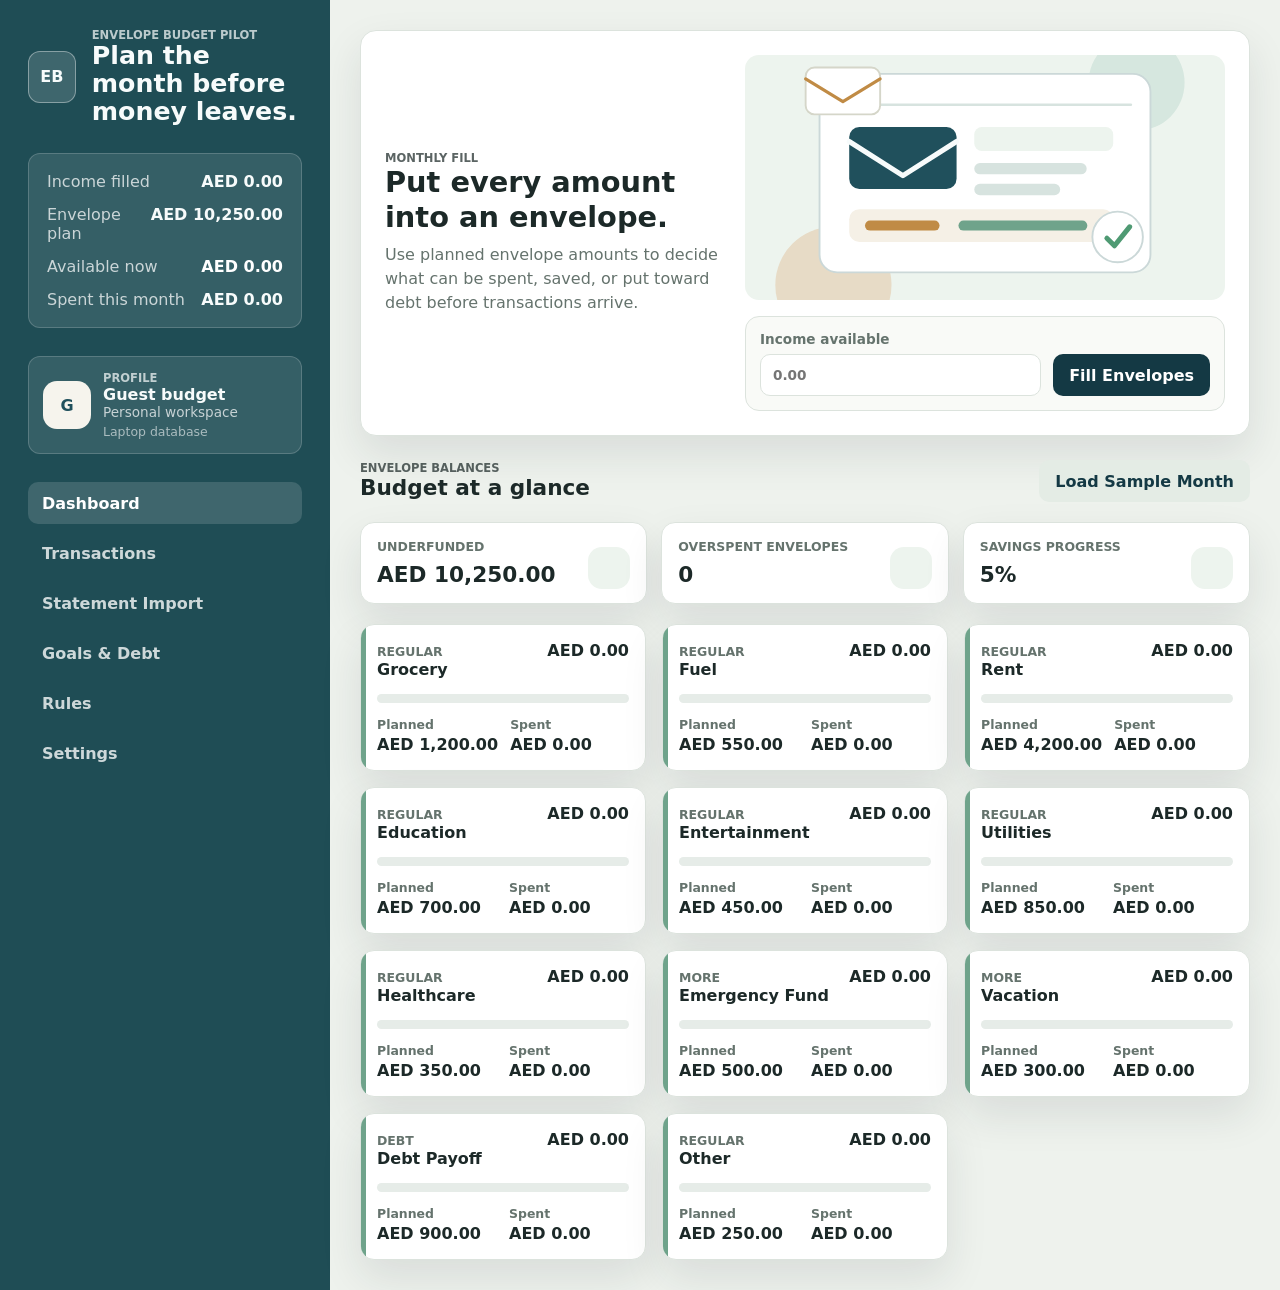
<file: index.html>
<!doctype html>
<html lang="en">
  <head>
    <meta charset="UTF-8" />
    <meta name="viewport" content="width=device-width, initial-scale=1.0" />
    <meta name="theme-color" content="#20505c" />
    <title>Envelope Budget Pilot</title>
    <link rel="manifest" href="manifest.webmanifest" />
    <link rel="stylesheet" href="styles.css?v=admin-db-1" />
  </head>
  <body>
    <div class="app-shell">
      <aside class="sidebar" aria-label="Budget navigation">
        <div class="brand-block">
          <div class="brand-mark" aria-hidden="true">EB</div>
          <div>
            <p class="eyebrow">Envelope Budget Pilot</p>
            <h1>Plan the month before money leaves.</h1>
          </div>
        </div>

        <section class="summary-panel" aria-label="Monthly budget overview">
          <div><span>Income filled</span><strong id="incomeFilled">AED 0.00</strong></div>
          <div><span>Envelope plan</span><strong id="plannedBudget">AED 0.00</strong></div>
          <div><span>Available now</span><strong id="availableBudget">AED 0.00</strong></div>
          <div><span>Spent this month</span><strong id="totalSpent">AED 0.00</strong></div>
        </section>

        <section class="profile-card" aria-label="Active profile">
          <div class="profile-avatar" id="profileAvatar" aria-hidden="true">G</div>
          <div>
            <p class="eyebrow">Profile</p>
            <strong id="profileDisplayName">Guest budget</strong>
            <span id="profileDisplayMeta">Personal workspace</span>
            <span id="accountStatus">Local only</span>
          </div>
        </section>

        <nav class="tabs" aria-label="App sections">
          <button class="tab-button active" type="button" data-view="dashboard">Dashboard</button>
          <button class="tab-button" type="button" data-view="transactions">Transactions</button>
          <button class="tab-button" type="button" data-view="import">Statement Import</button>
          <button class="tab-button" type="button" data-view="goals">Goals & Debt</button>
          <button class="tab-button" type="button" data-view="rules">Rules</button>
          <button class="tab-button" type="button" data-view="settings">Settings</button>
        </nav>
      </aside>

      <main class="workspace">
        <section class="hero-panel" aria-label="Budget setup">
          <div class="hero-copy">
            <p class="eyebrow">Monthly fill</p>
            <h2>Put every amount into an envelope.</h2>
            <p class="support-copy">Use planned envelope amounts to decide what can be spent, saved, or put toward debt before transactions arrive.</p>
          </div>
          <div class="hero-action">
            <img class="hero-graphic" src="assets/budget-hero.svg" alt="Envelope budgeting workspace illustration" />
            <form class="fill-form" id="fillForm" autocomplete="off">
              <label for="monthlyIncome">
                <span>Income available</span>
                <input id="monthlyIncome" type="number" min="0" step="50" placeholder="0.00" />
              </label>
              <button class="primary-button" type="submit">Fill Envelopes</button>
            </form>
          </div>
        </section>

        <section class="view active" id="dashboardView">
          <div class="section-heading">
            <div>
              <p class="eyebrow">Envelope balances</p>
              <h2>Budget at a glance</h2>
            </div>
            <button class="secondary-button" type="button" id="loadSampleData">Load Sample Month</button>
          </div>

          <div class="metric-grid" aria-label="Budget metrics">
            <article class="metric-card"><span>Underfunded</span><strong id="underfundedAmount">AED 0.00</strong></article>
            <article class="metric-card"><span>Overspent envelopes</span><strong id="overspentCount">0</strong></article>
            <article class="metric-card"><span>Savings progress</span><strong id="savingsProgress">0%</strong></article>
          </div>

          <div class="envelope-grid" id="envelopeGrid"></div>
        </section>

        <section class="view" id="transactionsView">
          <div class="section-heading">
            <div>
              <p class="eyebrow">Spending tracker</p>
              <h2>Transactions and references</h2>
            </div>
            <button class="ghost-button" type="button" id="clearDataButton">Clear Local Data</button>
          </div>

          <form class="transaction-form" id="transactionForm" autocomplete="off">
            <label><span>Date</span><input id="transactionDate" type="date" required /></label>
            <label><span>Description</span><input id="transactionDescription" type="text" placeholder="Merchant or spending details" required /></label>
            <label><span>Amount</span><input id="transactionAmount" type="number" min="0" step="0.01" placeholder="0.00" required /></label>
            <label><span>Envelope</span><select id="transactionEnvelope" required></select></label>
            <label><span>Account</span><select id="transactionAccount" required></select></label>
            <label class="wide-field"><span>Reference</span><input id="transactionReference" type="text" placeholder="Receipt number, trip name, reimbursement note" /></label>
            <button class="primary-button" type="submit">Save Spending</button>
          </form>

          <section class="table-panel" aria-label="Spending list">
            <div class="table-tools">
              <label for="envelopeFilter"><span>Filter envelope</span><select id="envelopeFilter"></select></label>
              <strong id="transactionCount">0 transactions</strong>
            </div>
            <div class="table-wrap">
              <table>
                <thead>
                  <tr>
                    <th>Date</th>
                    <th>Description</th>
                    <th>Envelope</th>
                    <th>Account</th>
                    <th>Reference</th>
                    <th class="amount-cell">Amount</th>
                  </tr>
                </thead>
                <tbody id="transactionsBody"></tbody>
              </table>
            </div>
          </section>
        </section>

        <section class="view" id="importView">
          <div class="section-heading">
            <div>
              <p class="eyebrow">Bank statement import</p>
              <h2>Preview before adding to envelopes</h2>
            </div>
          </div>

          <div class="import-layout">
            <section class="upload-panel">
              <img class="panel-graphic" src="assets/statement-import.svg" alt="Statement import illustration" />
              <label class="file-drop" for="statementFile">
                <span class="file-icon" aria-hidden="true">CSV</span>
                <strong>Choose a CSV bank statement</strong>
                <span>Columns supported: date, description, amount, account, reference</span>
                <input id="statementFile" type="file" accept=".csv,text/csv" />
              </label>
              <p class="helper-text">Transactions are matched to envelopes with merchant keywords. Unknown spending is held in Other for review.</p>
            </section>

            <section class="table-panel" aria-label="Import preview">
              <div class="table-tools">
                <strong id="previewCount">No preview loaded</strong>
                <button class="primary-button" type="button" id="importPreviewButton" disabled>Import Preview</button>
              </div>
              <div class="table-wrap import-table">
                <table>
                  <thead>
                    <tr>
                      <th>Date</th>
                      <th>Description</th>
                      <th>Auto Envelope</th>
                      <th>Account</th>
                      <th>Reference</th>
                      <th class="amount-cell">Amount</th>
                    </tr>
                  </thead>
                  <tbody id="previewBody"></tbody>
                </table>
              </div>
            </section>
          </div>
        </section>

        <section class="view" id="goalsView">
          <div class="section-heading illustrated-heading">
            <div>
              <p class="eyebrow">Longer-term planning</p>
              <h2>Save for big expenses and pay down debt</h2>
            </div>
            <img class="heading-graphic" src="assets/goals-growth.svg" alt="Savings and debt goal progress illustration" />
          </div>
          <div class="goal-grid" id="goalGrid"></div>
        </section>

        <section class="view" id="rulesView">
          <div class="section-heading">
            <div>
              <p class="eyebrow">Auto-assignment rules</p>
              <h2>Merchant keywords by envelope</h2>
            </div>
          </div>
          <div class="rules-grid" id="rulesGrid"></div>
        </section>

        <section class="view" id="settingsView">
          <div class="section-heading">
            <div>
              <p class="eyebrow">Preferences</p>
              <h2>Account, profile, theme, and currency</h2>
            </div>
          </div>

          <div class="settings-grid">
            <section class="settings-panel account-panel" aria-label="Account access">
              <div>
                <p class="eyebrow">Account</p>
                <h3>Account and device storage</h3>
                <p class="helper-text" id="syncStatus">Device-only mode. Budget data is saved on this device.</p>
              </div>
              <div class="auth-mode-switch" id="authModeSwitch" role="group" aria-label="Account action">
                <button class="auth-mode-button active" type="button" data-auth-mode="login">Sign in</button>
                <button class="auth-mode-button" type="button" data-auth-mode="register">Create account</button>
              </div>
              <form class="account-form" id="registerForm" autocomplete="off">
                <strong>Create account</strong>
                <label for="accountName"><span>Name</span><input id="accountName" type="text" placeholder="Your name" required /></label>
                <label for="accountEmail"><span>Email</span><input id="accountEmail" type="email" placeholder="you@example.com" required /></label>
                <label for="accountHousehold"><span>Household or team</span><input id="accountHousehold" type="text" placeholder="Family, personal, or business" /></label>
                <label for="accountPassword"><span>Password</span><input id="accountPassword" type="password" minlength="8" placeholder="At least 8 characters" required /></label>
                <button class="primary-button" type="submit">Create Account</button>
              </form>
              <form class="account-form" id="loginForm" autocomplete="off">
                <strong>Sign in</strong>
                <label for="loginEmail"><span>Email</span><input id="loginEmail" type="email" placeholder="you@example.com" required /></label>
                <label for="loginPassword"><span>Password</span><input id="loginPassword" type="password" required /></label>
                <button class="secondary-button" type="submit">Sign In</button>
              </form>
              <button class="ghost-button logout-button" type="button" id="logoutButton" hidden>Sign Out</button>
              <details class="account-advanced" id="databaseSettings">
                <summary>Database settings</summary>
                <form class="account-form" id="supabaseConfigForm" autocomplete="off">
                  <strong>Online database</strong>
                  <label for="supabaseUrl"><span>Supabase URL</span><input id="supabaseUrl" type="url" placeholder="https://project.supabase.co" /></label>
                  <label for="supabaseAnonKey"><span>Anon public key</span><input id="supabaseAnonKey" type="password" placeholder="eyJ..." /></label>
                  <button class="secondary-button" type="submit">Save Supabase</button>
                  <button class="ghost-button" type="button" id="clearSupabaseConfig">Clear Supabase</button>
                </form>
              </details>
            </section>

            <form class="settings-panel" id="profileForm" autocomplete="off">
              <div>
                <p class="eyebrow">Create profile</p>
                <h3>Your budget workspace</h3>
              </div>
              <label for="profileName"><span>Name</span><input id="profileName" type="text" placeholder="Your name" /></label>
              <label for="profileEmail"><span>Email</span><input id="profileEmail" type="email" placeholder="you@example.com" /></label>
              <label for="profileHousehold"><span>Household or team</span><input id="profileHousehold" type="text" placeholder="Family, personal, or business" /></label>
              <button class="primary-button" type="submit">Save Profile</button>
            </form>

            <section class="settings-panel" aria-label="Display preferences">
              <div>
                <p class="eyebrow">Display</p>
                <h3>Make the app feel right</h3>
              </div>
              <label for="currencySelect"><span>Currency</span><select id="currencySelect"></select></label>
              <form class="custom-currency-form" id="customCurrencyForm" autocomplete="off">
                <div>
                  <strong>Add custom currency</strong>
                  <small>Use your own code and display symbol.</small>
                </div>
                <label for="customCurrencyCode"><span>Code</span><input id="customCurrencyCode" type="text" maxlength="6" placeholder="QAR" /></label>
                <label for="customCurrencySymbol"><span>Symbol</span><input id="customCurrencySymbol" type="text" maxlength="6" placeholder="QR" /></label>
                <label for="customCurrencyName"><span>Name</span><input id="customCurrencyName" type="text" placeholder="Qatar riyal" /></label>
                <button class="secondary-button" type="submit">Add Currency</button>
              </form>
              <label class="toggle-row" for="darkModeToggle">
                <span>
                  <strong>Dark mode</strong>
                  <small>Use a lower-light interface for planning at night.</small>
                </span>
                <input id="darkModeToggle" type="checkbox" />
              </label>
            </section>
          </div>
        </section>
      </main>
    </div>

    <script src="app.js?v=admin-db-1" type="module"></script>
  </body>
</html>
</file>
<file: styles.css>
:root {
  color-scheme: light;
  --ink: #1c2928;
  --muted: #65736d;
  --line: #dce3dd;
  --surface: #ffffff;
  --panel: #f6f4ed;
  --accent: #20505c;
  --accent-strong: #143944;
  --sage: #6fa38b;
  --mint: #4f9a73;
  --gold: #c08b45;
  --rose: #bd5c5c;
  --sky: #8fb8c8;
  --shadow: 0 18px 42px rgba(31, 43, 48, 0.1);
  font-family: Inter, ui-sans-serif, system-ui, -apple-system, BlinkMacSystemFont, "Segoe UI", sans-serif;
}

* {
  box-sizing: border-box;
}

body {
  min-height: 100vh;
  margin: 0;
  background: #eef2ed;
  color: var(--ink);
}

body[data-theme="dark"] {
  color-scheme: dark;
  --ink: #edf6f3;
  --muted: #a9bbb4;
  --line: #2e4444;
  --surface: #172425;
  --panel: #1d2d2e;
  --accent: #9ccdb8;
  --accent-strong: #d6efe3;
  --sage: #86b99f;
  --mint: #7bc19c;
  --gold: #d2a661;
  --rose: #d27b7b;
  --shadow: 0 18px 42px rgba(0, 0, 0, 0.28);
  background: #101819;
}

button,
input,
select {
  font: inherit;
}

button {
  cursor: pointer;
}

h1,
h2,
h3,
p,
dl,
dd {
  margin: 0;
}

.app-shell {
  display: grid;
  min-height: 100vh;
  grid-template-columns: 330px 1fr;
}

.sidebar {
  position: sticky;
  top: 0;
  display: flex;
  flex-direction: column;
  gap: 28px;
  min-height: 100vh;
  padding: 28px;
  background: #1f4d55;
  color: #f7fbfb;
}

body[data-theme="dark"] .sidebar {
  background: #10272d;
}

.brand-block {
  display: flex;
  align-items: center;
  gap: 16px;
}

.brand-mark {
  display: grid;
  width: 52px;
  height: 52px;
  place-items: center;
  border: 1px solid rgba(255, 255, 255, 0.38);
  border-radius: 12px;
  background: rgba(255, 255, 255, 0.14);
  font-weight: 800;
}

h1 {
  max-width: 230px;
  font-size: 1.58rem;
  line-height: 1.1;
}

h2 {
  font-size: 1.35rem;
  line-height: 1.2;
}

h3 {
  font-size: 1rem;
  line-height: 1.25;
}

.eyebrow {
  color: currentColor;
  font-size: 0.72rem;
  font-weight: 800;
  letter-spacing: 0;
  opacity: 0.72;
  text-transform: uppercase;
}

.summary-panel {
  display: grid;
  gap: 14px;
  padding: 18px;
  border: 1px solid rgba(255, 255, 255, 0.18);
  border-radius: 12px;
  background: rgba(255, 255, 255, 0.1);
}

.summary-panel div {
  display: flex;
  justify-content: space-between;
  gap: 16px;
}

.summary-panel span {
  color: rgba(255, 255, 255, 0.74);
}

.summary-panel strong {
  white-space: nowrap;
}

.profile-card {
  display: grid;
  grid-template-columns: 48px minmax(0, 1fr);
  gap: 12px;
  align-items: center;
  padding: 14px;
  border: 1px solid rgba(255, 255, 255, 0.18);
  border-radius: 12px;
  background: rgba(255, 255, 255, 0.1);
}

.profile-avatar {
  display: grid;
  width: 48px;
  height: 48px;
  place-items: center;
  border-radius: 14px;
  background: #f6f4ed;
  color: #20505c;
  font-weight: 900;
}

.profile-card strong,
.profile-card span {
  display: block;
  overflow: hidden;
  text-overflow: ellipsis;
  white-space: nowrap;
}

.profile-card span {
  color: rgba(255, 255, 255, 0.72);
  font-size: 0.85rem;
}

#accountStatus {
  margin-top: 4px;
  color: rgba(255, 255, 255, 0.58);
  font-size: 0.78rem;
}

.tabs {
  display: grid;
  gap: 8px;
}

.tab-button,
.primary-button,
.secondary-button,
.ghost-button {
  min-height: 42px;
  border: 0;
  border-radius: 10px;
  font-weight: 800;
}

.tab-button {
  padding: 0 14px;
  background: transparent;
  color: rgba(255, 255, 255, 0.78);
  text-align: left;
}

.tab-button.active,
.tab-button:hover {
  background: rgba(255, 255, 255, 0.14);
  color: #fff;
}

.workspace {
  display: grid;
  align-content: start;
  gap: 24px;
  padding: 30px;
}

.hero-panel,
.section-heading,
.table-tools {
  display: flex;
  align-items: center;
  justify-content: space-between;
  gap: 16px;
}

.hero-panel {
  display: grid;
  grid-template-columns: minmax(280px, 1fr) minmax(320px, 480px);
  padding: 24px;
  border: 1px solid var(--line);
  border-radius: 16px;
  background: var(--surface);
  box-shadow: var(--shadow);
}

.hero-copy {
  align-self: center;
}

.hero-copy h2 {
  max-width: 560px;
  font-size: 1.8rem;
}

.hero-action {
  display: grid;
  gap: 16px;
}

.hero-graphic {
  width: 100%;
  max-height: 245px;
  border-radius: 14px;
  object-fit: cover;
}

.support-copy {
  max-width: 680px;
  margin-top: 8px;
  color: var(--muted);
  line-height: 1.5;
}

.fill-form {
  display: grid;
  min-width: 320px;
  grid-template-columns: minmax(160px, 1fr) auto;
  align-items: end;
  gap: 12px;
  padding: 14px;
  border: 1px solid var(--line);
  border-radius: 14px;
  background: #f9faf7;
}

label,
.table-tools label {
  display: grid;
  gap: 7px;
  color: var(--muted);
  font-size: 0.85rem;
  font-weight: 700;
}

input,
select {
  width: 100%;
  min-height: 42px;
  border: 1px solid var(--line);
  border-radius: 10px;
  background: var(--surface);
  color: var(--ink);
  padding: 0 12px;
}

body[data-theme="dark"] input,
body[data-theme="dark"] select {
  background: #101819;
}

input:focus,
select:focus {
  border-color: var(--sage);
  outline: 3px solid rgba(111, 163, 139, 0.2);
}

.primary-button {
  background: var(--accent-strong);
  color: #fff;
  padding: 0 16px;
}

.primary-button:hover {
  background: #0f303a;
}

.primary-button:disabled {
  cursor: not-allowed;
  opacity: 0.5;
}

.secondary-button {
  background: #e4ece5;
  color: var(--accent-strong);
  padding: 0 16px;
}

body[data-theme="dark"] .secondary-button {
  background: #253c3c;
  color: #d6efe3;
}

.secondary-button:hover {
  background: #d6e3da;
}

.ghost-button {
  background: transparent;
  color: var(--rose);
  padding: 0 8px;
}

.view {
  display: none;
}

.view.active {
  display: grid;
  gap: 20px;
}

.metric-grid {
  display: grid;
  grid-template-columns: repeat(3, minmax(0, 1fr));
  gap: 14px;
}

.metric-card,
.envelope-card,
.table-panel,
.upload-panel,
.goal-card,
.rule-card {
  border: 1px solid var(--line);
  border-radius: 14px;
  background: var(--surface);
  box-shadow: var(--shadow);
}

.metric-card,
.envelope-card,
.goal-card,
.rule-card {
  padding: 16px;
}

.metric-card {
  display: grid;
  gap: 8px;
  position: relative;
  overflow: hidden;
}

.metric-card::after {
  content: "";
  position: absolute;
  right: 16px;
  bottom: 14px;
  width: 42px;
  height: 42px;
  border-radius: 14px;
  background: #edf4ee;
}

body[data-theme="dark"] .metric-card::after {
  background: #213435;
}

.metric-card span,
.envelope-card header span,
.goal-card header span {
  color: var(--muted);
  font-size: 0.78rem;
  font-weight: 800;
  text-transform: uppercase;
}

.metric-card strong {
  font-size: 1.35rem;
}

.envelope-grid,
.goal-grid,
.rules-grid {
  display: grid;
  grid-template-columns: repeat(auto-fit, minmax(250px, 1fr));
  gap: 16px;
}

.envelope-card {
  position: relative;
  overflow: hidden;
}

.envelope-card::before {
  content: "";
  position: absolute;
  inset: 0 auto 0 0;
  width: 5px;
  background: var(--sage);
}

.envelope-card header,
.goal-card header {
  display: flex;
  justify-content: space-between;
  gap: 14px;
}

.envelope-card strong,
.goal-card strong {
  white-space: nowrap;
}

.envelope-card.overspent {
  border-color: rgba(189, 92, 92, 0.5);
}

.envelope-card.overspent::before {
  background: var(--rose);
}

.envelope-card.watch {
  border-color: rgba(190, 133, 49, 0.5);
}

.envelope-card.watch::before {
  background: var(--gold);
}

.meter {
  height: 9px;
  overflow: hidden;
  border-radius: 999px;
  background: #e6ece8;
  margin: 14px 0;
}

.meter span {
  display: block;
  height: 100%;
  border-radius: inherit;
  background: var(--mint);
}

.watch .meter span {
  background: var(--gold);
}

.overspent .meter span {
  background: var(--rose);
}

.envelope-card dl {
  display: grid;
  grid-template-columns: repeat(2, 1fr);
  gap: 12px;
}

.envelope-card dt {
  color: var(--muted);
  font-size: 0.78rem;
  font-weight: 800;
}

.envelope-card dd {
  margin-top: 3px;
  font-weight: 800;
}

.transaction-form {
  display: grid;
  grid-template-columns: 145px minmax(220px, 1fr) 130px 170px 150px;
  gap: 14px;
  padding: 18px;
  border: 1px solid var(--line);
  border-radius: 14px;
  background: var(--surface);
  box-shadow: var(--shadow);
}

.wide-field {
  grid-column: span 4;
}

.table-panel {
  overflow: hidden;
}

.table-tools {
  padding: 16px;
  border-bottom: 1px solid var(--line);
}

.table-wrap {
  overflow-x: auto;
}

table {
  width: 100%;
  min-width: 860px;
  border-collapse: collapse;
}

th,
td {
  padding: 14px 16px;
  border-bottom: 1px solid var(--line);
  text-align: left;
  vertical-align: top;
}

th {
  background: #f8faf7;
  color: var(--muted);
  font-size: 0.78rem;
  text-transform: uppercase;
}

body[data-theme="dark"] th {
  background: #132021;
}

.amount-cell {
  text-align: right;
  white-space: nowrap;
}

.category-pill {
  display: inline-flex;
  align-items: center;
  min-height: 28px;
  padding: 0 10px;
  border-radius: 999px;
  background: #eef6f1;
  color: var(--accent-strong);
  font-size: 0.8rem;
  font-weight: 800;
}

body[data-theme="dark"] .category-pill,
body[data-theme="dark"] .keyword-list span {
  background: #213435;
  color: #d6efe3;
}

.import-layout {
  display: grid;
  grid-template-columns: 340px minmax(0, 1fr);
  gap: 20px;
}

.upload-panel {
  padding: 18px;
}

.panel-graphic {
  display: block;
  width: 100%;
  margin-bottom: 14px;
  border-radius: 14px;
}

.file-drop {
  display: grid;
  min-height: 218px;
  place-items: center;
  gap: 10px;
  border: 2px dashed #9fb3ba;
  border-radius: 14px;
  background: var(--panel);
  color: var(--muted);
  padding: 20px;
  text-align: center;
}

body[data-theme="dark"] .file-drop {
  border-color: #526b70;
}

.file-drop strong {
  color: var(--ink);
  font-size: 1.05rem;
}

.file-drop input {
  width: min(100%, 300px);
  padding: 9px;
}

.file-icon {
  display: grid;
  width: 58px;
  height: 58px;
  place-items: center;
  border-radius: 14px;
  background: var(--accent);
  color: #fff;
  font-weight: 900;
}

.illustrated-heading {
  align-items: center;
  padding: 18px;
  border: 1px solid var(--line);
  border-radius: 14px;
  background: var(--surface);
  box-shadow: var(--shadow);
}

.heading-graphic {
  width: min(280px, 42vw);
  border-radius: 14px;
}

.helper-text,
.goal-card p {
  color: var(--muted);
  line-height: 1.5;
}

.helper-text {
  margin-top: 12px;
}

.keyword-list {
  display: flex;
  flex-wrap: wrap;
  gap: 8px;
  margin-top: 12px;
}

.keyword-list span {
  padding: 6px 9px;
  border-radius: 999px;
  background: #eef2f3;
  color: var(--muted);
  font-size: 0.78rem;
  font-weight: 700;
}

.empty-state {
  padding: 34px 16px;
  color: var(--muted);
  text-align: center;
}

.settings-grid {
  display: grid;
  grid-template-columns: repeat(3, minmax(0, 1fr));
  gap: 18px;
}

.settings-panel {
  display: grid;
  align-content: start;
  gap: 16px;
  padding: 18px;
  border: 1px solid var(--line);
  border-radius: 14px;
  background: var(--surface);
  box-shadow: var(--shadow);
}

.account-panel {
  grid-row: span 2;
}

.auth-mode-switch {
  display: grid;
  grid-template-columns: repeat(2, minmax(0, 1fr));
  gap: 8px;
  padding: 6px;
  border: 1px solid var(--line);
  border-radius: 14px;
  background: var(--panel);
}

.auth-mode-button {
  min-height: 38px;
  border: 0;
  border-radius: 10px;
  background: transparent;
  color: var(--muted);
  font-weight: 800;
}

.auth-mode-button.active {
  background: var(--surface);
  color: var(--accent-strong);
  box-shadow: 0 8px 18px rgba(31, 43, 48, 0.08);
}

body[data-theme="dark"] .auth-mode-button.active {
  background: #101819;
  color: #d6efe3;
}

.account-form {
  display: grid;
  gap: 12px;
  padding: 14px;
  border: 1px solid var(--line);
  border-radius: 14px;
  background: var(--panel);
}

.account-form strong {
  color: var(--ink);
}

.auth-mode-switch[hidden],
.account-form[hidden],
.account-advanced[hidden],
.logout-button[hidden] {
  display: none;
}

.logout-button {
  width: max-content;
}

.account-advanced {
  border-top: 1px solid var(--line);
  padding-top: 4px;
}

.account-advanced summary {
  color: var(--muted);
  cursor: pointer;
  font-size: 0.84rem;
  font-weight: 800;
}

.account-advanced .account-form {
  margin-top: 12px;
}

.custom-currency-form {
  display: grid;
  gap: 12px;
  padding: 14px;
  border: 1px solid var(--line);
  border-radius: 14px;
  background: var(--panel);
}

.custom-currency-form strong,
.custom-currency-form small {
  display: block;
}

.custom-currency-form strong {
  color: var(--ink);
}

.custom-currency-form small {
  margin-top: 3px;
  color: var(--muted);
  font-weight: 600;
  line-height: 1.35;
}

.toggle-row {
  display: flex;
  align-items: center;
  justify-content: space-between;
  gap: 16px;
  min-height: 70px;
  padding: 14px;
  border: 1px solid var(--line);
  border-radius: 14px;
  background: var(--panel);
}

.toggle-row strong,
.toggle-row small {
  display: block;
}

.toggle-row strong {
  color: var(--ink);
}

.toggle-row small {
  margin-top: 3px;
  color: var(--muted);
  font-weight: 600;
  line-height: 1.35;
}

.toggle-row input {
  width: 48px;
  min-width: 48px;
  height: 28px;
  accent-color: var(--sage);
}

@media (max-width: 1100px) {
  .app-shell,
  .hero-panel,
  .import-layout {
    grid-template-columns: 1fr;
  }

  .sidebar {
    position: static;
    min-height: auto;
  }

  .tabs {
    grid-template-columns: repeat(3, minmax(0, 1fr));
  }

  .tab-button {
    padding: 0 8px;
    text-align: center;
  }

  .transaction-form {
    grid-template-columns: repeat(2, minmax(0, 1fr));
  }

  .wide-field {
    grid-column: span 2;
  }
}

@media (max-width: 720px) {
  .sidebar,
  .workspace {
    padding: 18px;
  }

  .section-heading,
  .table-tools {
    align-items: stretch;
    flex-direction: column;
  }

  .hero-panel,
  .illustrated-heading {
    padding: 16px;
  }

  .hero-copy h2 {
    font-size: 1.45rem;
  }

  .hero-graphic,
  .heading-graphic {
    width: 100%;
    max-height: none;
  }

  .fill-form,
  .metric-grid,
  .settings-grid,
  .transaction-form,
  .tabs {
    grid-template-columns: 1fr;
  }

  .wide-field {
    grid-column: auto;
  }
}
</file>
